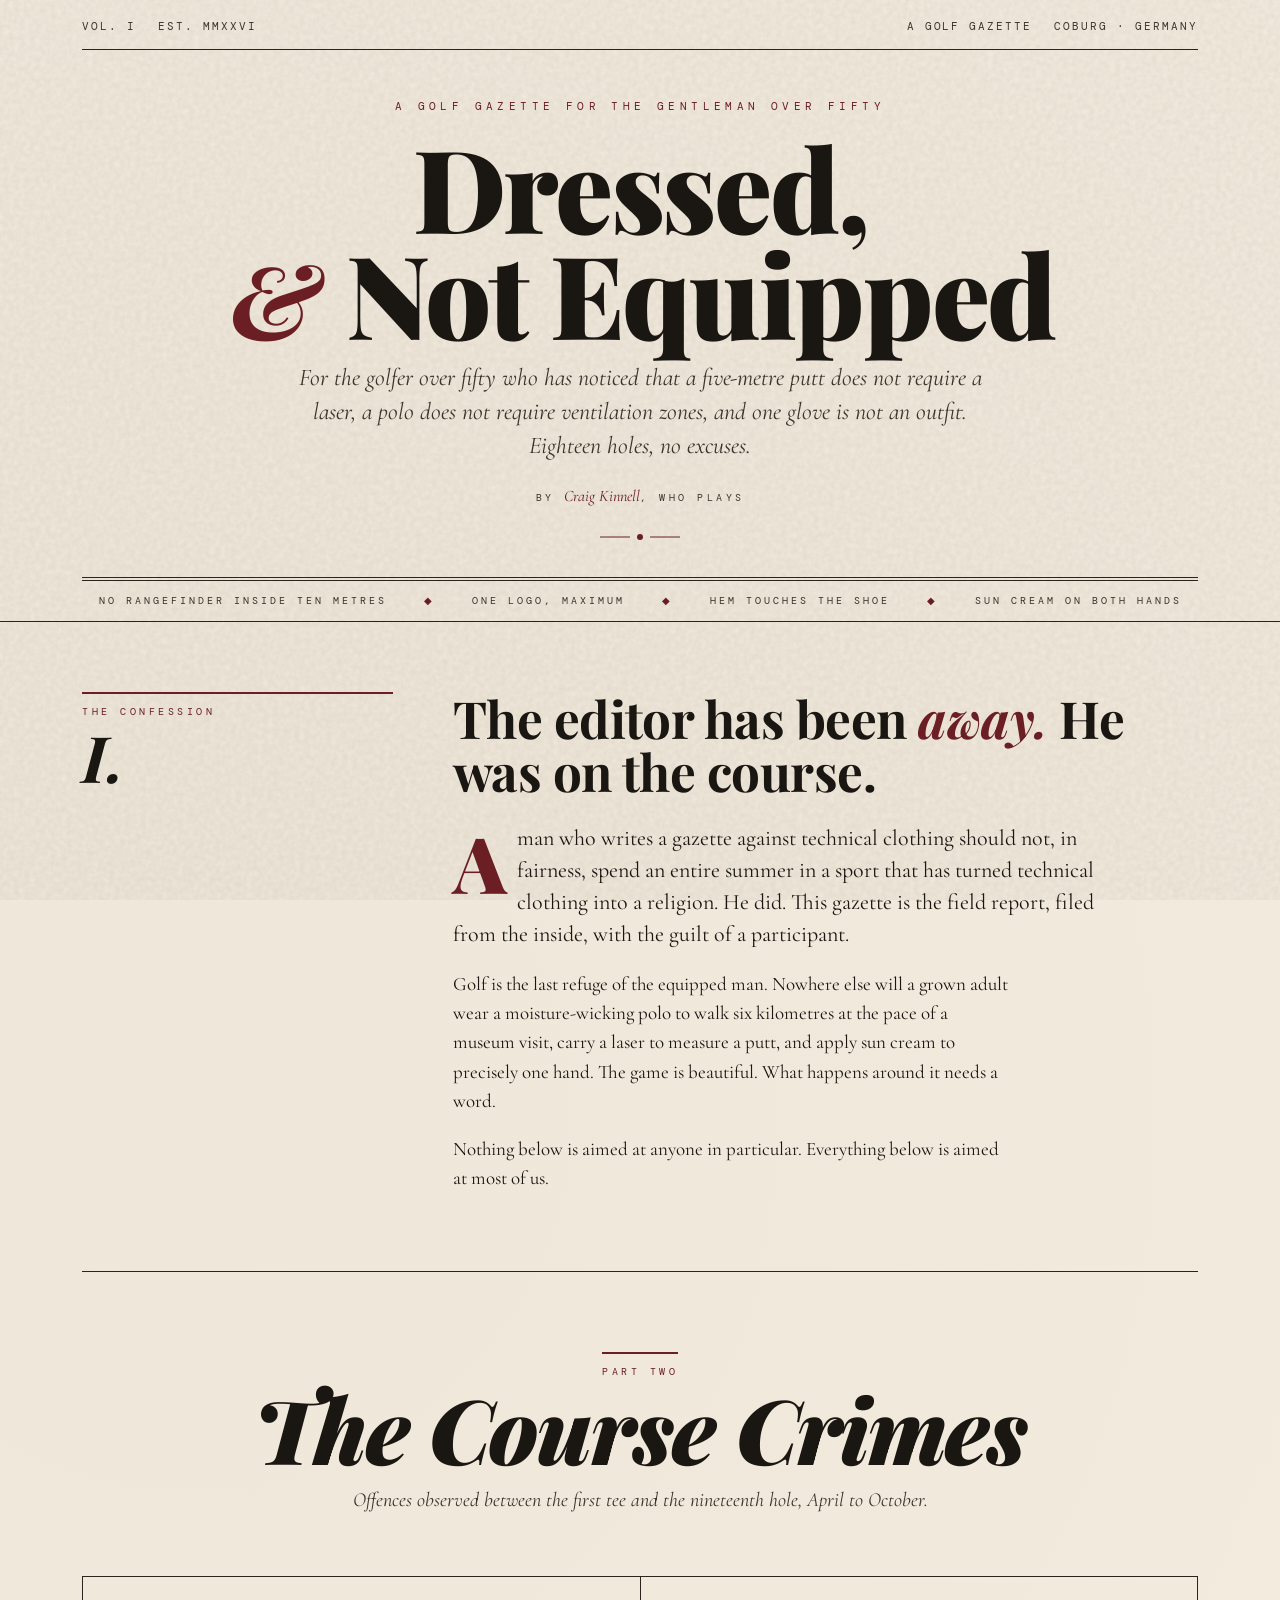
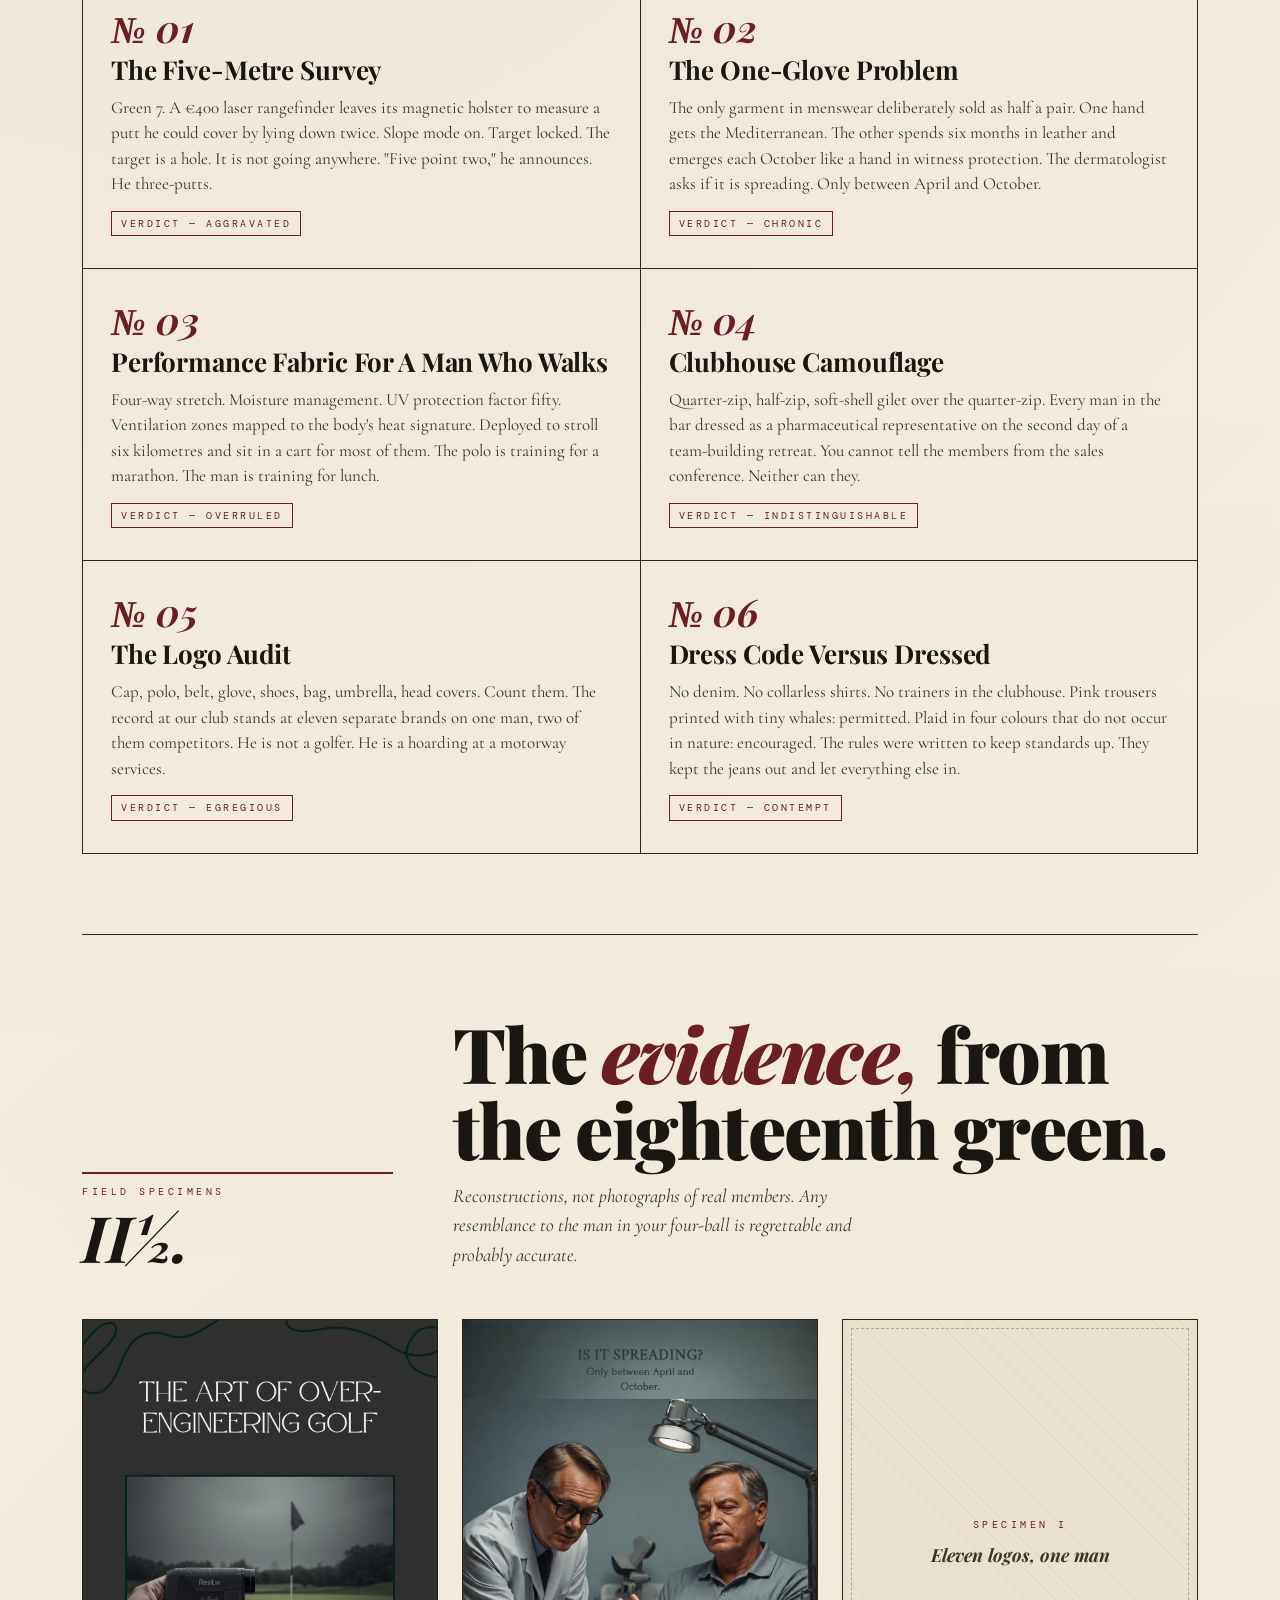
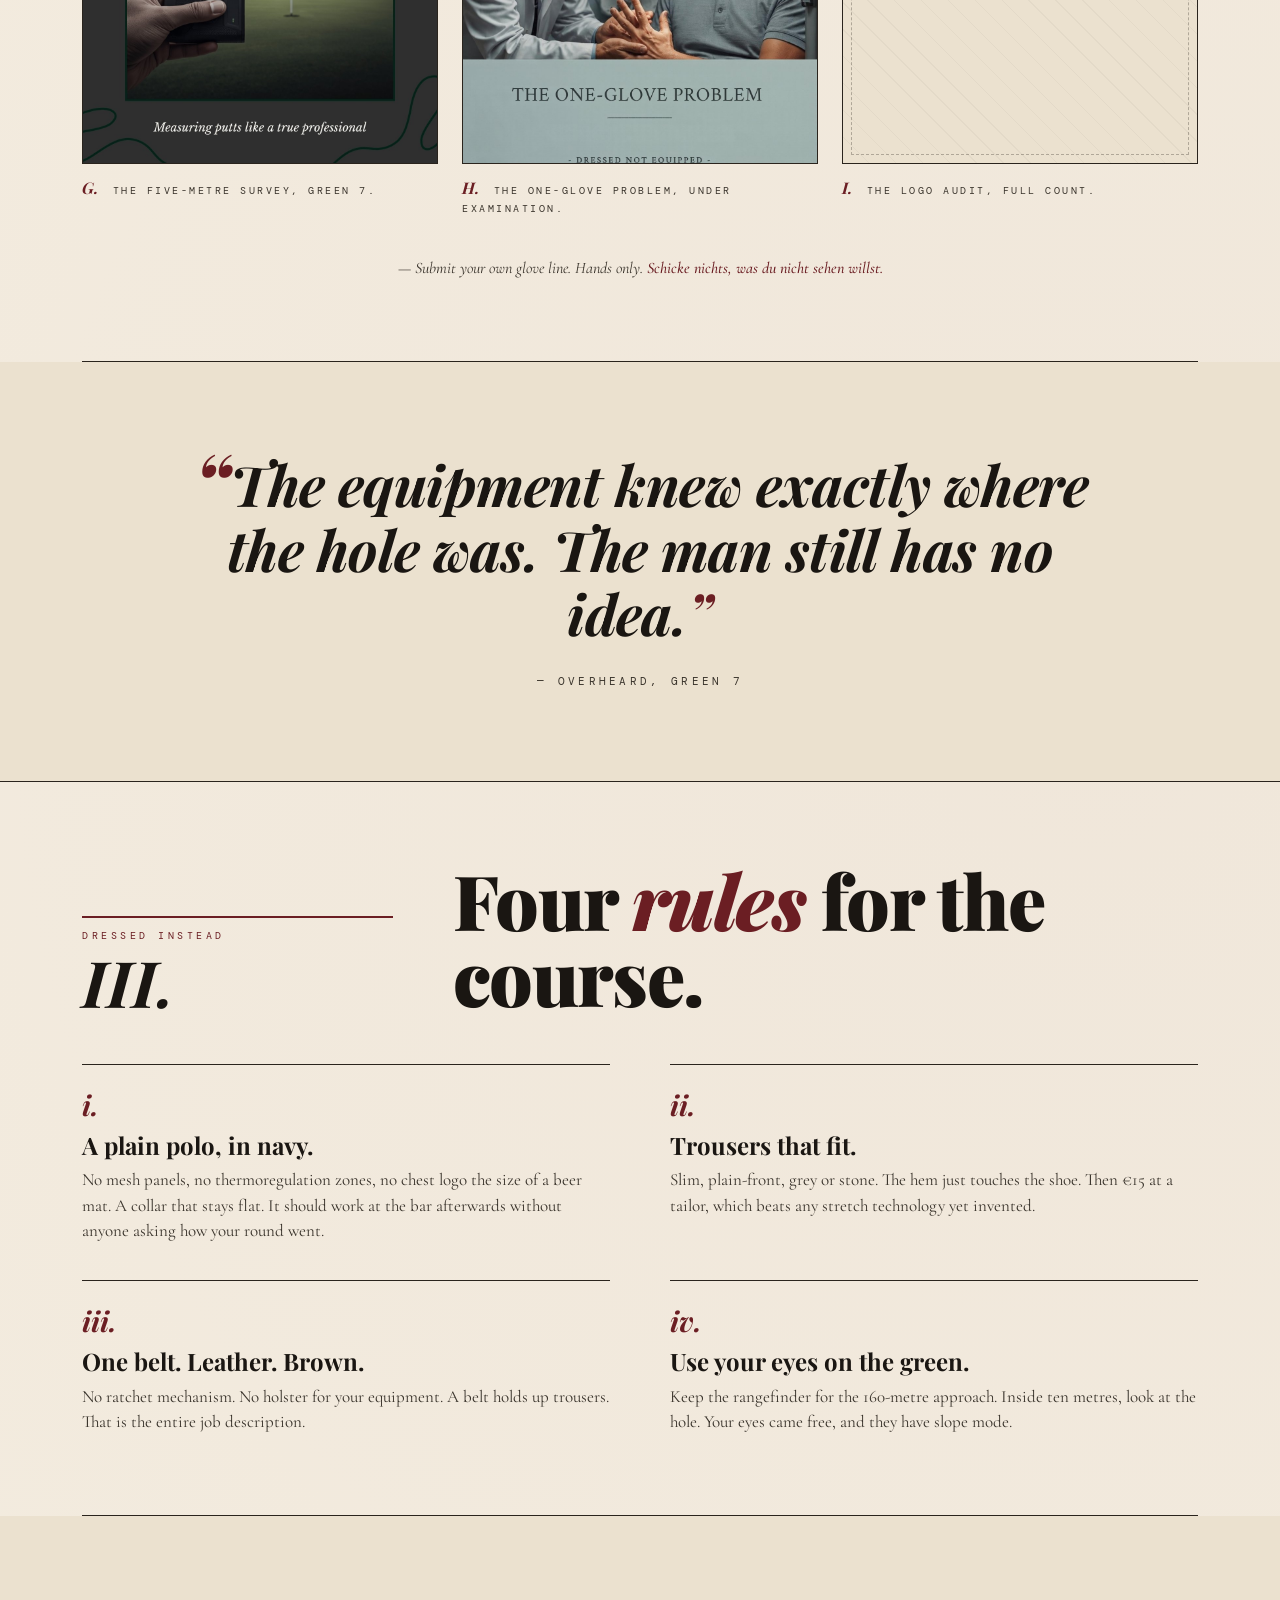
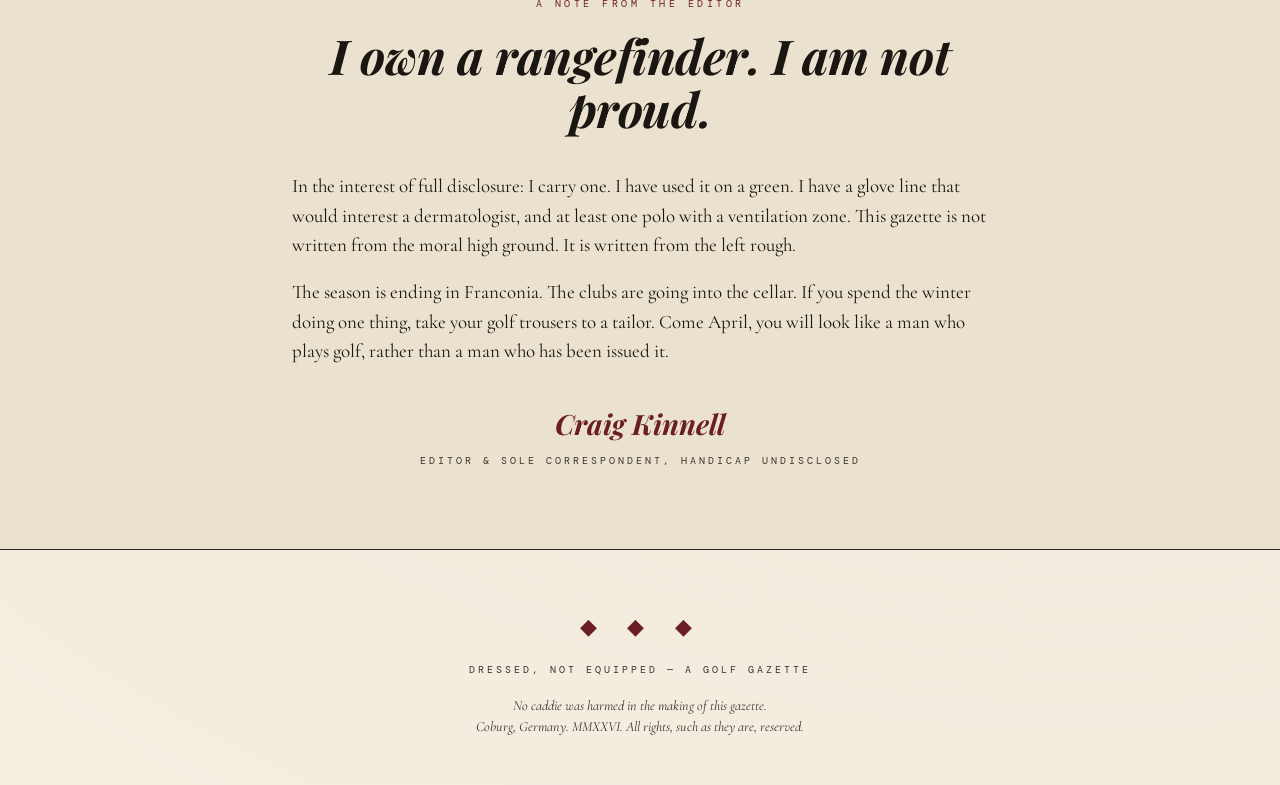
<file: index.html>
<!DOCTYPE html>
<html lang="en">
<head>
<meta charset="UTF-8" />
<meta name="viewport" content="width=device-width, initial-scale=1.0" />
<title>Dressed, Not Equipped — A Golf Gazette by Craig Kinnell</title>
<meta name="description" content="A deadpan golf gazette for the gentleman over fifty: rangefinders on the green, one-glove tan lines, logo audits and how to dress instead. Written from Coburg, Germany." />
<link rel="stylesheet" href="fonts.css">
<style>
  :root {
    --paper: #f4ede0;
    --paper-deep: #ebe1cf;
    --ink: #1a1612;
    --ink-soft: #3a342c;
    --rule: #2a241d;
    --oxblood: #6b1e23;
    --serif: 'Cormorant Garamond', 'EB Garamond', Georgia, serif;
    --display: 'Playfair Display', 'Bodoni 72', 'Didot', serif;
    --mono: 'DM Mono', 'Courier New', monospace;
  }
  * { box-sizing: border-box; margin: 0; padding: 0; }
  html { scroll-behavior: smooth; }
  body {
    background: var(--paper);
    background-image:
      radial-gradient(circle at 15% 20%, rgba(106, 78, 40, 0.04) 0%, transparent 40%),
      radial-gradient(circle at 85% 70%, rgba(107, 30, 35, 0.03) 0%, transparent 50%);
    color: var(--ink);
    font-family: var(--serif);
    font-size: 19px;
    line-height: 1.55;
    overflow-x: hidden;
    position: relative;
  }
  body::before {
    content: '';
    position: fixed;
    inset: 0;
    pointer-events: none;
    z-index: 1;
    background-image: url("data:image/svg+xml,%3Csvg viewBox='0 0 200 200' xmlns='http://www.w3.org/2000/svg'%3E%3Cfilter id='n'%3E%3CfeTurbulence type='fractalNoise' baseFrequency='0.85' numOctaves='2' stitchTiles='stitch'/%3E%3CfeColorMatrix values='0 0 0 0 0.1 0 0 0 0 0.08 0 0 0 0 0.05 0 0 0 0.18 0'/%3E%3C/filter%3E%3Crect width='100%25' height='100%25' filter='url(%23n)'/%3E%3C/svg%3E");
    opacity: 0.5;
    mix-blend-mode: multiply;
  }
  .container { max-width: 1180px; margin: 0 auto; padding: 0 32px; position: relative; z-index: 2; }
  .masthead {
    border-bottom: 1px solid var(--rule);
    padding: 18px 0 14px;
    display: flex;
    justify-content: space-between;
    align-items: baseline;
    font-family: var(--mono);
    font-size: 11px;
    text-transform: uppercase;
    letter-spacing: 0.18em;
    color: var(--ink-soft);
  }
  .masthead .left, .masthead .right { display: flex; gap: 22px; }
  .hero { padding: 48px 0 32px; border-bottom: 4px double var(--rule); text-align: center; }
  .hero .kicker {
    font-family: var(--mono); font-size: 11px; letter-spacing: 0.4em;
    text-transform: uppercase; color: var(--oxblood); margin-bottom: 18px;
  }
  .hero h1 {
    font-family: var(--display); font-weight: 900;
    font-size: clamp(48px, 9vw, 124px);
    line-height: 0.92; letter-spacing: -0.02em;
  }
  .hero h1 .amp { font-style: italic; font-weight: 700; color: var(--oxblood); font-size: 0.9em; padding: 0 0.05em; }
  .hero .deck {
    font-family: var(--serif); font-style: italic;
    font-size: clamp(18px, 2vw, 24px); color: var(--ink-soft);
    max-width: 720px; margin: 16px auto 0; line-height: 1.4;
  }
  .hero .byline {
    font-family: var(--mono); font-size: 10px; letter-spacing: 0.35em;
    text-transform: uppercase; color: var(--ink-soft); margin-top: 22px;
  }
  .hero .byline em {
    font-family: var(--serif); font-style: italic; text-transform: none;
    letter-spacing: 0; font-size: 16px; color: var(--oxblood);
  }
  .hero .ornament { margin: 20px auto 0; display: block; width: 80px; color: var(--oxblood); }
  .strip {
    border-bottom: 1px solid var(--rule); padding: 12px 0;
    font-family: var(--mono); font-size: 10px; letter-spacing: 0.3em;
    text-transform: uppercase; text-align: center; color: var(--ink-soft);
  }
  .strip span { margin: 0 14px; }
  .strip .dot { color: var(--oxblood); }
  .section-label {
    font-family: var(--mono); font-size: 10px; letter-spacing: 0.35em;
    text-transform: uppercase; color: var(--oxblood);
    border-top: 2px solid var(--oxblood); padding-top: 10px; display: block;
  }
  .section-label .num {
    display: block; font-family: var(--display); font-style: italic;
    font-size: 64px; color: var(--ink); letter-spacing: 0; margin-top: 6px; line-height: 1;
  }
  .manifesto { padding: 70px 0 60px; border-bottom: 1px solid var(--rule); }
  .manifesto-grid { display: grid; grid-template-columns: 1fr 2.4fr; gap: 60px; align-items: start; }
  .manifesto h2 {
    font-family: var(--display); font-weight: 700;
    font-size: clamp(32px, 4vw, 52px); line-height: 1.05;
    letter-spacing: -0.01em; margin-bottom: 24px;
  }
  .manifesto h2 em { font-style: italic; color: var(--oxblood); }
  .manifesto p { margin-bottom: 18px; max-width: 62ch; }
  .manifesto p.lede { font-size: 22px; line-height: 1.45; }
  .manifesto p.lede::first-letter {
    font-family: var(--display); font-weight: 900; font-size: 78px;
    float: left; line-height: 0.85; padding: 6px 10px 0 0; color: var(--oxblood);
  }
  .crimes { padding: 80px 0; border-bottom: 1px solid var(--rule); }
  .crimes-header { text-align: center; margin-bottom: 60px; }
  .crimes-header h2 {
    font-family: var(--display); font-weight: 900; font-style: italic;
    font-size: clamp(48px, 7vw, 92px); line-height: 1; letter-spacing: -0.02em;
  }
  .crimes-header .sub {
    font-family: var(--serif); font-style: italic;
    color: var(--ink-soft); font-size: 20px; margin-top: 12px;
  }
  .crimes-list {
    display: grid; grid-template-columns: 1fr 1fr;
    border-top: 1px solid var(--rule); border-left: 1px solid var(--rule);
  }
  .crime {
    padding: 32px 28px;
    border-right: 1px solid var(--rule); border-bottom: 1px solid var(--rule);
    transition: background 0.4s ease;
  }
  .crime:hover { background: var(--paper-deep); }
  .crime .num {
    font-family: var(--display); font-style: italic; font-weight: 700;
    font-size: 38px; color: var(--oxblood); line-height: 1; margin-bottom: 8px;
  }
  .crime h3 {
    font-family: var(--display); font-weight: 700;
    font-size: 26px; line-height: 1.15; margin-bottom: 10px; letter-spacing: -0.005em;
  }
  .crime p { font-size: 17px; line-height: 1.5; color: var(--ink-soft); }
  .crime .verdict {
    display: inline-block; margin-top: 14px;
    font-family: var(--mono); font-size: 10px; letter-spacing: 0.25em;
    text-transform: uppercase; color: var(--oxblood);
    border: 1px solid var(--oxblood); padding: 4px 9px;
  }
  .pullquote {
    padding: 90px 0; text-align: center;
    border-bottom: 1px solid var(--rule); background: var(--paper-deep);
  }

  /* ─── FIELD SPECIMENS ─────────────────────────────── */
  .specimens { padding: 80px 0; border-bottom: 1px solid var(--rule); }
  .specimens-header {
    display: grid; grid-template-columns: 1fr 2.4fr;
    gap: 60px; margin-bottom: 50px; align-items: end;
  }
  .specimens-header h2 {
    font-family: var(--display); font-weight: 900;
    font-size: clamp(40px, 6vw, 76px); line-height: 1; letter-spacing: -0.02em;
    margin-bottom: 14px;
  }
  .specimens-header h2 em { font-style: italic; color: var(--oxblood); }
  .specimens-header p {
    font-style: italic; color: var(--ink-soft); max-width: 56ch;
  }
  .specimens-grid {
    display: grid; grid-template-columns: repeat(3, 1fr); gap: 28px 24px;
  }
  .specimen { display: block; }
  .specimen-frame {
    position: relative; aspect-ratio: 4 / 5;
    background: var(--paper-deep);
    border: 1px solid var(--rule);
    overflow: hidden;
    transition: transform 0.5s cubic-bezier(0.2, 0.8, 0.2, 1), box-shadow 0.5s;
  }
  .specimen-frame::before {
    content: '';
    position: absolute; inset: 8px;
    border: 1px dashed rgba(42, 36, 29, 0.3);
    pointer-events: none;
  }
  .specimen-frame:hover {
    transform: translateY(-4px);
    box-shadow: 0 16px 40px -20px rgba(26, 22, 18, 0.4);
  }
  .specimen-placeholder {
    position: absolute; inset: 0;
    display: flex; flex-direction: column;
    align-items: center; justify-content: center;
    text-align: center; padding: 28px;
    background:
      repeating-linear-gradient(
        45deg,
        transparent 0,
        transparent 18px,
        rgba(42, 36, 29, 0.04) 18px,
        rgba(42, 36, 29, 0.04) 19px
      );
  }
  .ph-label {
    font-family: var(--mono); font-size: 10px; letter-spacing: 0.35em;
    text-transform: uppercase; color: var(--oxblood);
    margin-bottom: 12px;
  }
  .ph-detail {
    font-family: var(--display); font-style: italic; font-weight: 700;
    font-size: 18px; line-height: 1.25; color: var(--ink-soft);
  }
  .specimen figcaption {
    font-family: var(--mono); font-size: 10px;
    letter-spacing: 0.25em; text-transform: uppercase;
    color: var(--ink-soft); margin-top: 12px;
  }
  .specimen .caption-num {
    font-family: var(--display); font-style: italic;
    font-weight: 700; font-size: 16px; color: var(--oxblood);
    text-transform: none; letter-spacing: 0; margin-right: 6px;
  }
  .specimens-note {
    margin-top: 40px; text-align: center;
    font-family: var(--serif); font-style: italic;
    font-size: 16px; color: var(--ink-soft);
  }
  .specimens-note em { color: var(--oxblood); font-weight: 500; }

  /* ─── DISCLOSURE BLOCK ────────────────────────────── */
  .disclosure {
    margin: 40px auto 0; max-width: 780px;
    border-top: 1px solid var(--rule);
    border-bottom: 1px solid var(--rule);
    padding: 22px 28px;
    font-family: var(--serif); font-size: 15px;
    line-height: 1.5; color: var(--ink-soft);
    text-align: center;
  }
  .disclosure .tag {
    display: inline-block; margin-bottom: 8px;
    font-family: var(--mono); font-size: 10px;
    letter-spacing: 0.35em; text-transform: uppercase;
    color: var(--oxblood);
  }
  .disclosure em { font-style: italic; color: var(--ink); }
  .pullquote blockquote {
    font-family: var(--display); font-style: italic; font-weight: 700;
    font-size: clamp(28px, 4.5vw, 56px); line-height: 1.15;
    max-width: 920px; margin: 0 auto; letter-spacing: -0.01em;
  }
  .pullquote blockquote::before {
    content: '“'; font-size: 1.5em; color: var(--oxblood);
    line-height: 0; vertical-align: -0.1em;
  }
  .pullquote blockquote::after { content: '”'; color: var(--oxblood); }
  .pullquote cite {
    display: block; margin-top: 28px;
    font-family: var(--mono); font-size: 11px; letter-spacing: 0.3em;
    text-transform: uppercase; font-style: normal; color: var(--ink-soft);
  }
  .principles { padding: 80px 0; border-bottom: 1px solid var(--rule); }
  .principles-header {
    display: grid; grid-template-columns: 1fr 2.4fr;
    gap: 60px; margin-bottom: 50px; align-items: end;
  }
  .principles-header h2 {
    font-family: var(--display); font-weight: 900;
    font-size: clamp(40px, 6vw, 76px); line-height: 1; letter-spacing: -0.02em;
  }
  .principles-header h2 em { font-style: italic; color: var(--oxblood); }
  .principles-grid { display: grid; grid-template-columns: repeat(2, 1fr); gap: 36px 60px; }
  .principle { border-top: 1px solid var(--rule); padding-top: 18px; }
  .principle .num {
    font-family: var(--display); font-style: italic; font-weight: 700;
    font-size: 28px; color: var(--oxblood); margin-bottom: 6px;
  }
  .principle h3 {
    font-family: var(--display); font-weight: 700;
    font-size: 24px; margin-bottom: 8px; line-height: 1.15;
  }
  .principle p { font-size: 17px; line-height: 1.5; color: var(--ink-soft); }
  .remedies { padding: 80px 0 60px; border-bottom: 1px solid var(--rule); }
  .remedies-header {
    display: grid; grid-template-columns: 1fr 2.4fr;
    gap: 60px; margin-bottom: 50px; align-items: end;
  }
  .remedies-header h2 {
    font-family: var(--display); font-weight: 900;
    font-size: clamp(40px, 6vw, 76px); line-height: 1; letter-spacing: -0.02em;
  }
  .remedies-header h2 em { font-style: italic; color: var(--oxblood); }
  .remedies-header p { font-style: italic; color: var(--ink-soft); max-width: 56ch; }
  .category { margin-bottom: 50px; }
  .category-title {
    font-family: var(--mono); font-size: 11px; letter-spacing: 0.35em;
    text-transform: uppercase; color: var(--ink);
    border-bottom: 1px solid var(--rule); padding-bottom: 10px; margin-bottom: 22px;
    display: flex; justify-content: space-between; align-items: baseline;
  }
  .category-title .index {
    color: var(--oxblood); font-style: italic; font-family: var(--display);
    text-transform: none; letter-spacing: 0; font-size: 22px;
  }
  .links { display: grid; grid-template-columns: repeat(auto-fill, minmax(280px, 1fr)); }
  .link {
    display: block; padding: 18px 4px;
    border-bottom: 1px solid rgba(42, 36, 29, 0.2);
    text-decoration: none; color: var(--ink);
    transition: padding-left 0.35s cubic-bezier(0.2, 0.8, 0.2, 1), background 0.3s;
    position: relative;
  }
  .link:hover {
    padding-left: 16px;
    background: linear-gradient(90deg, rgba(107,30,35,0.05), transparent 60%);
  }
  .link::before {
    content: '→'; position: absolute; left: -12px; top: 28px;
    color: var(--oxblood); opacity: 0;
    transition: opacity 0.3s, left 0.3s; font-size: 18px;
  }
  .link:hover::before { opacity: 1; left: 0; }
  .link .name {
    font-family: var(--display); font-size: 22px; font-weight: 700;
    line-height: 1.1; display: block; margin-bottom: 4px;
  }
  .link .note { font-family: var(--serif); font-style: italic; font-size: 15px; color: var(--ink-soft); }
  .link .origin {
    font-family: var(--mono); font-size: 9px; letter-spacing: 0.25em;
    text-transform: uppercase; color: var(--oxblood);
    margin-top: 6px; display: block;
  }
  .editors-note {
    padding: 80px 0; border-bottom: 1px solid var(--rule);
    background: var(--paper-deep);
  }
  .editors-note .container { max-width: 760px; }
  .editors-note .label {
    font-family: var(--mono); font-size: 10px; letter-spacing: 0.35em;
    text-transform: uppercase; color: var(--oxblood);
    text-align: center; margin-bottom: 18px;
  }
  .editors-note h2 {
    font-family: var(--display); font-weight: 700; font-style: italic;
    font-size: clamp(32px, 4vw, 48px); line-height: 1.1;
    text-align: center; margin-bottom: 36px; letter-spacing: -0.01em;
  }
  .editors-note p { margin-bottom: 18px; }
  .editors-note .signature { margin-top: 36px; text-align: center; }
  .editors-note .signature .name {
    font-family: var(--display); font-style: italic; font-weight: 700;
    font-size: 28px; color: var(--oxblood);
  }
  .editors-note .signature .role {
    display: block; font-family: var(--mono);
    font-size: 10px; letter-spacing: 0.3em;
    text-transform: uppercase; color: var(--ink-soft); margin-top: 8px;
  }
  footer {
    padding: 60px 0 40px; text-align: center;
    font-family: var(--mono); font-size: 10px; letter-spacing: 0.3em;
    text-transform: uppercase; color: var(--ink-soft);
  }
  footer .ornament {
    color: var(--oxblood); font-size: 22px;
    margin-bottom: 18px; letter-spacing: 0.4em;
  }
  footer p { margin-bottom: 8px; }
  footer .small {
    font-family: var(--serif); font-style: italic;
    text-transform: none; letter-spacing: 0;
    font-size: 14px; color: var(--ink-soft);
    margin-top: 18px; line-height: 1.5;
  }
  @media (max-width: 760px) {
    .container { padding: 0 22px; }
    .masthead { font-size: 9px; flex-direction: column; gap: 6px; align-items: center; }
    .masthead .left, .masthead .right { gap: 14px; }
    .manifesto-grid, .remedies-header, .principles-header, .specimens-header { grid-template-columns: 1fr; gap: 30px; }
    .crimes-list, .principles-grid { grid-template-columns: 1fr; }
    .specimens-grid { grid-template-columns: 1fr 1fr; gap: 18px; }
    .strip span { display: inline-block; margin: 2px 8px; }
  }
  @keyframes rise {
    from { opacity: 0; transform: translateY(18px); }
    to   { opacity: 1; transform: translateY(0); }
  }
  .hero, .manifesto, .crime, .specimens, .pullquote, .principles, .remedies, .editors-note {
    animation: rise 0.9s cubic-bezier(0.2, 0.8, 0.2, 1) both;
  }
  .crime:nth-child(1) { animation-delay: 0.05s; }
  .crime:nth-child(2) { animation-delay: 0.10s; }
  .crime:nth-child(3) { animation-delay: 0.15s; }
  .crime:nth-child(4) { animation-delay: 0.20s; }
  .crime:nth-child(5) { animation-delay: 0.25s; }
  .crime:nth-child(6) { animation-delay: 0.30s; }

  /* ─── GOLF ADDITIONS ───────────────────── */
  .specimen-frame img {
    position: absolute; inset: 0; width: 100%; height: 100%;
    object-fit: cover; display: block; z-index: 1;
  }
  a.back { color: inherit; text-decoration: none; border-bottom: 1px solid currentColor; }
  a.back:hover { color: var(--oxblood); }

  /* ─── SECTION NAV (shared) ────────────────────────── */
  .sitenav {
    display: flex; justify-content: center; flex-wrap: wrap; gap: 8px 40px;
    padding: 14px 0; border-bottom: 1px solid var(--rule);
    font-family: var(--mono); font-size: 11px; letter-spacing: 0.3em; text-transform: uppercase;
  }
  .sitenav a { color: var(--ink-soft); text-decoration: none; padding-bottom: 3px; border-bottom: 1px solid transparent; }
  .sitenav a:hover, .sitenav a:focus-visible { color: var(--oxblood); border-color: currentColor; }
  .sitenav a[aria-current="page"] { color: var(--oxblood); border-color: var(--oxblood); }
</style>
</head>
<body>

<div class="container">
  <header class="masthead">
    <div class="left">
      <span>Vol. I</span>
      <span>Est. MMXXVI</span>
    </div>
    <div class="right">
      <span>A Golf Gazette</span>
      <span>Coburg · Germany</span>
    </div>
  </header>

  <section class="hero">
    <div class="kicker">A Golf Gazette for the Gentleman over Fifty</div>
    <h1>Dressed,<br><span class="amp">&amp;</span> Not Equipped</h1>
    <p class="deck">For the golfer over fifty who has noticed that a five-metre putt does not require a laser, a polo does not require ventilation zones, and one glove is not an outfit. Eighteen holes, no excuses.</p>
    <div class="byline">By <em>Craig Kinnell</em>, who plays</div>
    <svg class="ornament" viewBox="0 0 80 16" fill="none" xmlns="http://www.w3.org/2000/svg">
      <path d="M0 8 H30" stroke="currentColor" stroke-width="1"/>
      <circle cx="40" cy="8" r="3" fill="currentColor"/>
      <path d="M50 8 H80" stroke="currentColor" stroke-width="1"/>
    </svg>
  </section>
</div>

<div class="strip">
  <span>No Rangefinder Inside Ten Metres</span>
  <span class="dot">◆</span>
  <span>One Logo, Maximum</span>
  <span class="dot">◆</span>
  <span>Hem Touches The Shoe</span>
  <span class="dot">◆</span>
  <span>Sun Cream On Both Hands</span>
</div>

<div class="container">

  <section class="manifesto">
    <div class="manifesto-grid">
      <div><span class="section-label">The Confession<span class="num">I.</span></span></div>
      <div>
        <h2>The editor has been <em>away.</em> He was on the course.</h2>
        <p class="lede">A man who writes a gazette against technical clothing should not, in fairness, spend an entire summer in a sport that has turned technical clothing into a religion. He did. This gazette is the field report, filed from the inside, with the guilt of a participant.</p>
        <p>Golf is the last refuge of the equipped man. Nowhere else will a grown adult wear a moisture-wicking polo to walk six kilometres at the pace of a museum visit, carry a laser to measure a putt, and apply sun cream to precisely one hand. The game is beautiful. What happens around it needs a word.</p>
        <p>Nothing below is aimed at anyone in particular. Everything below is aimed at most of us.</p>
      </div>
    </div>
  </section>

  <section class="crimes">
    <div class="crimes-header">
      <span class="section-label" style="display:inline-block;text-align:left;">Part Two</span>
      <h2>The <em>Course</em> Crimes</h2>
      <p class="sub">Offences observed between the first tee and the nineteenth hole, April to October.</p>
    </div>

    <div class="crimes-list">
      <article class="crime">
        <div class="num">№ 01</div>
        <h3>The Five-Metre Survey</h3>
        <p>Green 7. A €400 laser rangefinder leaves its magnetic holster to measure a putt he could cover by lying down twice. Slope mode on. Target locked. The target is a hole. It is not going anywhere. "Five point two," he announces. He three-putts.</p>
        <span class="verdict">Verdict — Aggravated</span>
      </article>
      <article class="crime">
        <div class="num">№ 02</div>
        <h3>The One-Glove Problem</h3>
        <p>The only garment in menswear deliberately sold as half a pair. One hand gets the Mediterranean. The other spends six months in leather and emerges each October like a hand in witness protection. The dermatologist asks if it is spreading. Only between April and October.</p>
        <span class="verdict">Verdict — Chronic</span>
      </article>
      <article class="crime">
        <div class="num">№ 03</div>
        <h3>Performance Fabric For A Man Who Walks</h3>
        <p>Four-way stretch. Moisture management. UV protection factor fifty. Ventilation zones mapped to the body's heat signature. Deployed to stroll six kilometres and sit in a cart for most of them. The polo is training for a marathon. The man is training for lunch.</p>
        <span class="verdict">Verdict — Overruled</span>
      </article>
      <article class="crime">
        <div class="num">№ 04</div>
        <h3>Clubhouse Camouflage</h3>
        <p>Quarter-zip, half-zip, soft-shell gilet over the quarter-zip. Every man in the bar dressed as a pharmaceutical representative on the second day of a team-building retreat. You cannot tell the members from the sales conference. Neither can they.</p>
        <span class="verdict">Verdict — Indistinguishable</span>
      </article>
      <article class="crime">
        <div class="num">№ 05</div>
        <h3>The Logo Audit</h3>
        <p>Cap, polo, belt, glove, shoes, bag, umbrella, head covers. Count them. The record at our club stands at eleven separate brands on one man, two of them competitors. He is not a golfer. He is a hoarding at a motorway services.</p>
        <span class="verdict">Verdict — Egregious</span>
      </article>
      <article class="crime">
        <div class="num">№ 06</div>
        <h3>Dress Code Versus Dressed</h3>
        <p>No denim. No collarless shirts. No trainers in the clubhouse. Pink trousers printed with tiny whales: permitted. Plaid in four colours that do not occur in nature: encouraged. The rules were written to keep standards up. They kept the jeans out and let everything else in.</p>
        <span class="verdict">Verdict — Contempt</span>
      </article>
    </div>
  </section>

  <section class="specimens">
    <div class="specimens-header">
      <div><span class="section-label">Field Specimens<span class="num">II½.</span></span></div>
      <div>
        <h2>The <em>evidence,</em> from the eighteenth green.</h2>
        <p>Reconstructions, not photographs of real members. Any resemblance to the man in your four-ball is regrettable and probably accurate.</p>
      </div>
    </div>
    <div class="specimens-grid">
      <figure class="specimen">
        <div class="specimen-frame">
          <div class="specimen-placeholder">
            <span class="ph-label">Specimen G</span>
            <span class="ph-detail">A laser, a flag, five metres</span>
          </div>
          <img src="images/five-metre-survey.jpg" alt="A golfer aiming a laser rangefinder at a flag only a few metres away" loading="lazy" onerror="this.remove()">
        </div>
        <figcaption><span class="caption-num">G.</span> The Five-Metre Survey, green 7.</figcaption>
      </figure>
      <figure class="specimen">
        <div class="specimen-frame">
          <div class="specimen-placeholder">
            <span class="ph-label">Specimen H</span>
            <span class="ph-detail">Is it spreading?</span>
          </div>
          <img src="images/one-glove-problem.jpg" alt="A dermatologist examining a golfer's pale gloved hand with a sharp tan line at the wrist" loading="lazy" onerror="this.remove()">
        </div>
        <figcaption><span class="caption-num">H.</span> The One-Glove Problem, under examination.</figcaption>
      </figure>
      <figure class="specimen">
        <div class="specimen-frame">
          <div class="specimen-placeholder">
            <span class="ph-label">Specimen I</span>
            <span class="ph-detail">Eleven logos, one man</span>
          </div>
        </div>
        <figcaption><span class="caption-num">I.</span> The Logo Audit, full count.</figcaption>
      </figure>
    </div>
    <p class="specimens-note">— Submit your own glove line. Hands only. <em>Schicke nichts, was du nicht sehen willst.</em></p>
  </section>

</div>

<section class="pullquote">
  <div class="container">
    <blockquote>The equipment knew exactly where the hole was. The man still has <em>no idea.</em></blockquote>
    <cite>— Overheard, Green 7</cite>
  </div>
</section>

<div class="container">

  <section class="principles">
    <div class="principles-header">
      <div><span class="section-label">Dressed Instead<span class="num">III.</span></span></div>
      <div><h2>Four <em>rules</em> for the course.</h2></div>
    </div>
    <div class="principles-grid">
      <div class="principle">
        <div class="num">i.</div>
        <h3>A plain polo, in navy.</h3>
        <p>No mesh panels, no thermoregulation zones, no chest logo the size of a beer mat. A collar that stays flat. It should work at the bar afterwards without anyone asking how your round went.</p>
      </div>
      <div class="principle">
        <div class="num">ii.</div>
        <h3>Trousers that fit.</h3>
        <p>Slim, plain-front, grey or stone. The hem just touches the shoe. Then €15 at a tailor, which beats any stretch technology yet invented.</p>
      </div>
      <div class="principle">
        <div class="num">iii.</div>
        <h3>One belt. Leather. Brown.</h3>
        <p>No ratchet mechanism. No holster for your equipment. A belt holds up trousers. That is the entire job description.</p>
      </div>
      <div class="principle">
        <div class="num">iv.</div>
        <h3>Use your eyes on the green.</h3>
        <p>Keep the rangefinder for the 160-metre approach. Inside ten metres, look at the hole. Your eyes came free, and they have slope mode.</p>
      </div>
    </div>
  </section>

  <!-- ═══ REMEDIES FOR THE COURSE ═══
       Add brand links here in the same format as the Remedies on index.html.
       If any become affiliate links: add rel="sponsored noopener", mark them
       with *, and remove the `hidden` attribute from the disclosure block below. -->

</div>

<section class="editors-note">
  <div class="container">
    <div class="label">A Note From The Editor</div>
    <h2>I own a rangefinder. I am not proud.</h2>
    <p>In the interest of full disclosure: I carry one. I have used it on a green. I have a glove line that would interest a dermatologist, and at least one polo with a ventilation zone. This gazette is not written from the moral high ground. It is written from the left rough.</p>
    <p>The season is ending in Franconia. The clubs are going into the cellar. If you spend the winter doing one thing, take your golf trousers to a tailor. Come April, you will look like a man who plays golf, rather than a man who has been issued it.</p>
    <div class="signature">
      <span class="name">Craig Kinnell</span>
      <span class="role">Editor &amp; Sole Correspondent, Handicap Undisclosed</span>
    </div>
  </div>
</section>

<div class="container">
  <aside class="disclosure" id="disclosure" hidden>
    <span class="tag">Werbung · Disclosure</span>
    <p>Some links on this page are <em>affiliate links / Provisionslinks</em>, marked with an asterisk. If you click through and buy, the gazette receives a small commission at no cost to you. This does not influence what is recommended.</p>
  </aside>
  <footer>
    <div class="ornament">◆ ◆ ◆</div>
    <p>Dressed, Not Equipped — A Golf Gazette</p>
    <p class="small">No caddie was harmed in the making of this gazette.<br>Coburg, Germany. MMXXVI. All rights, such as they are, reserved.</p>
  </footer>
</div>

</body>
</html>
</file>
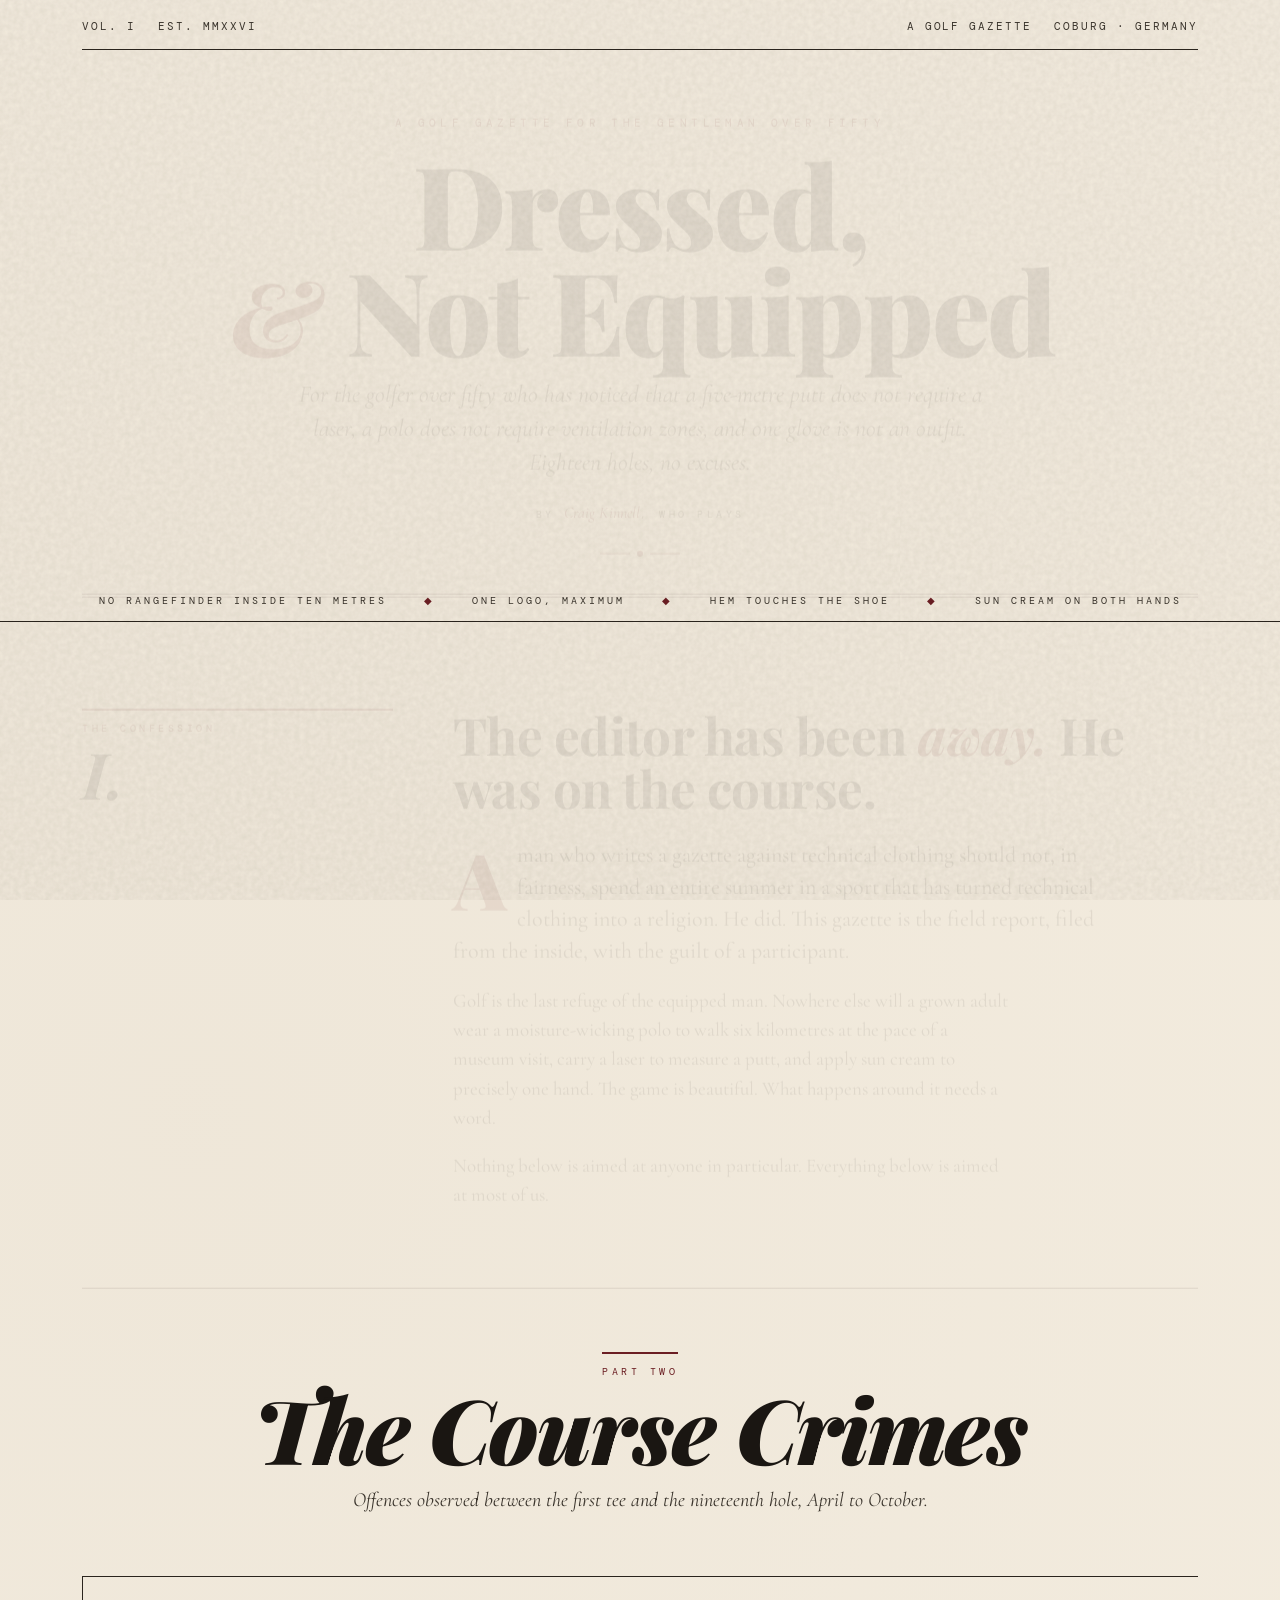
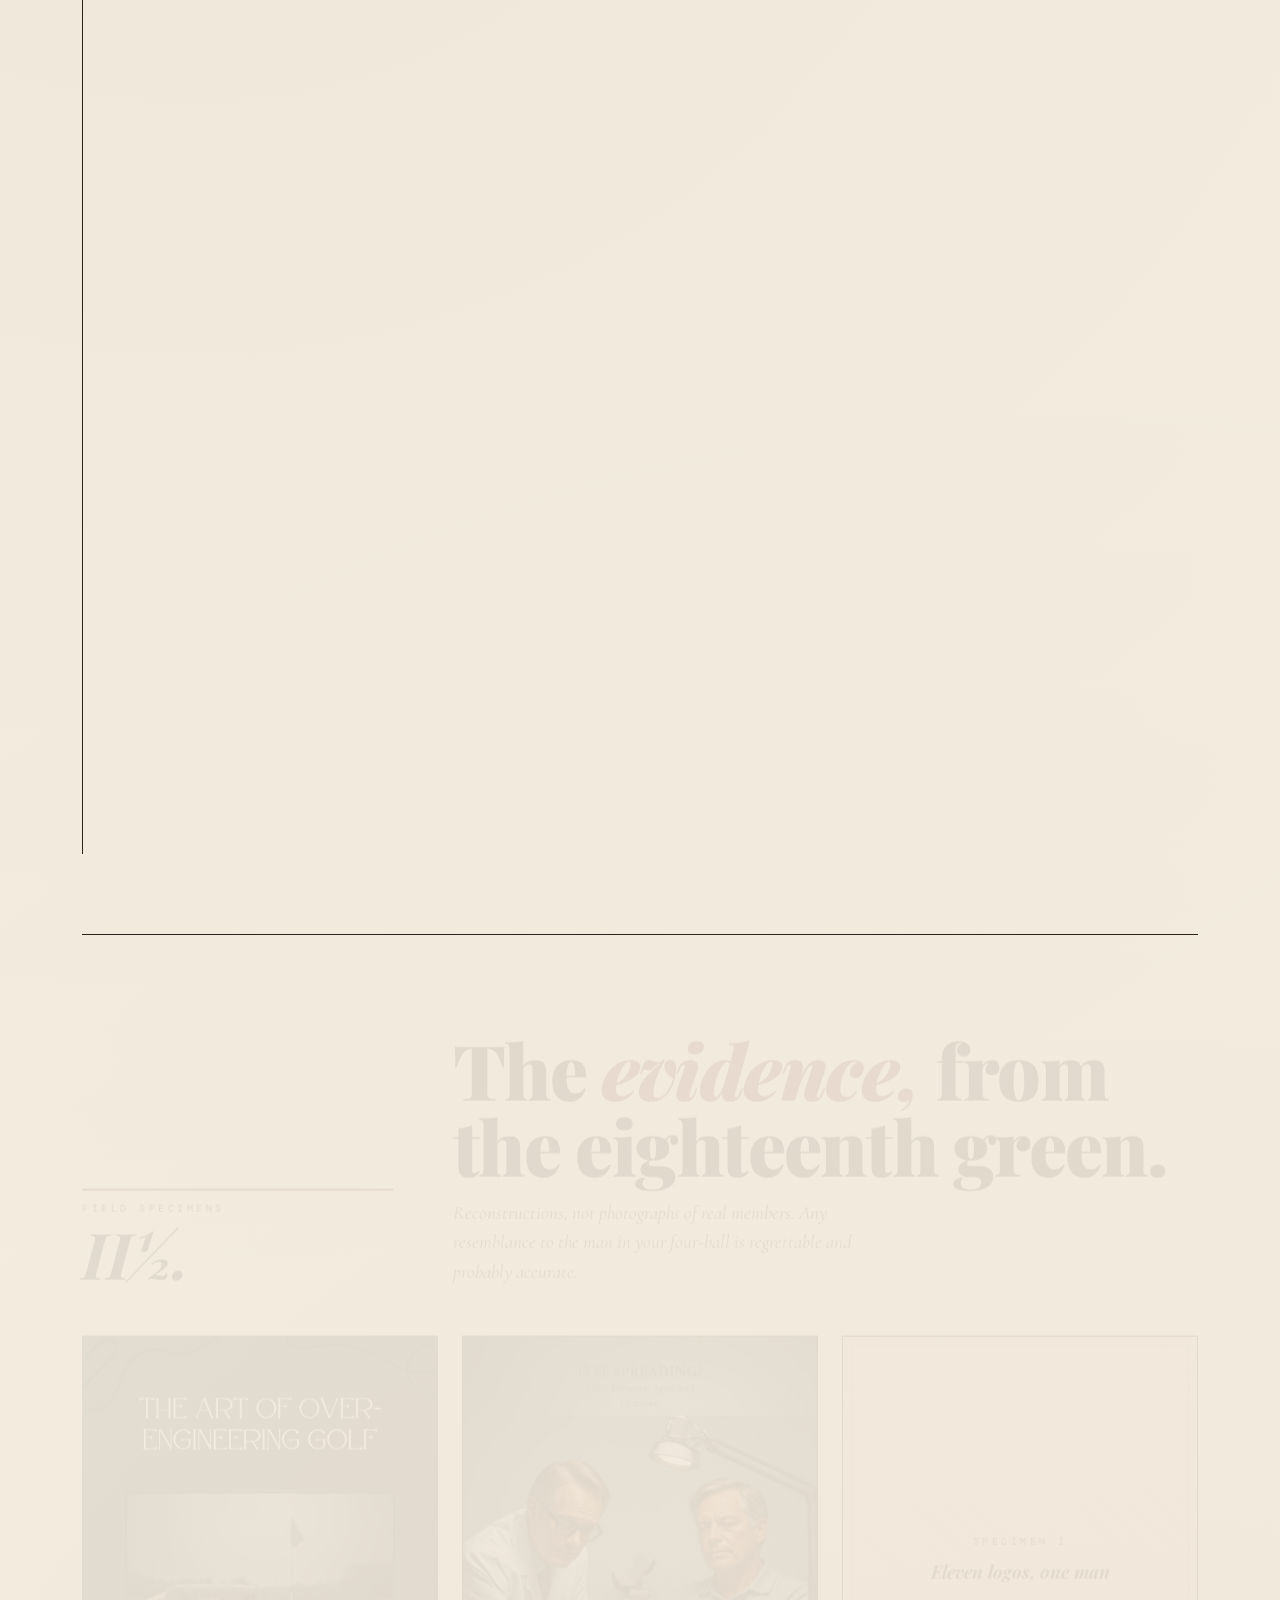
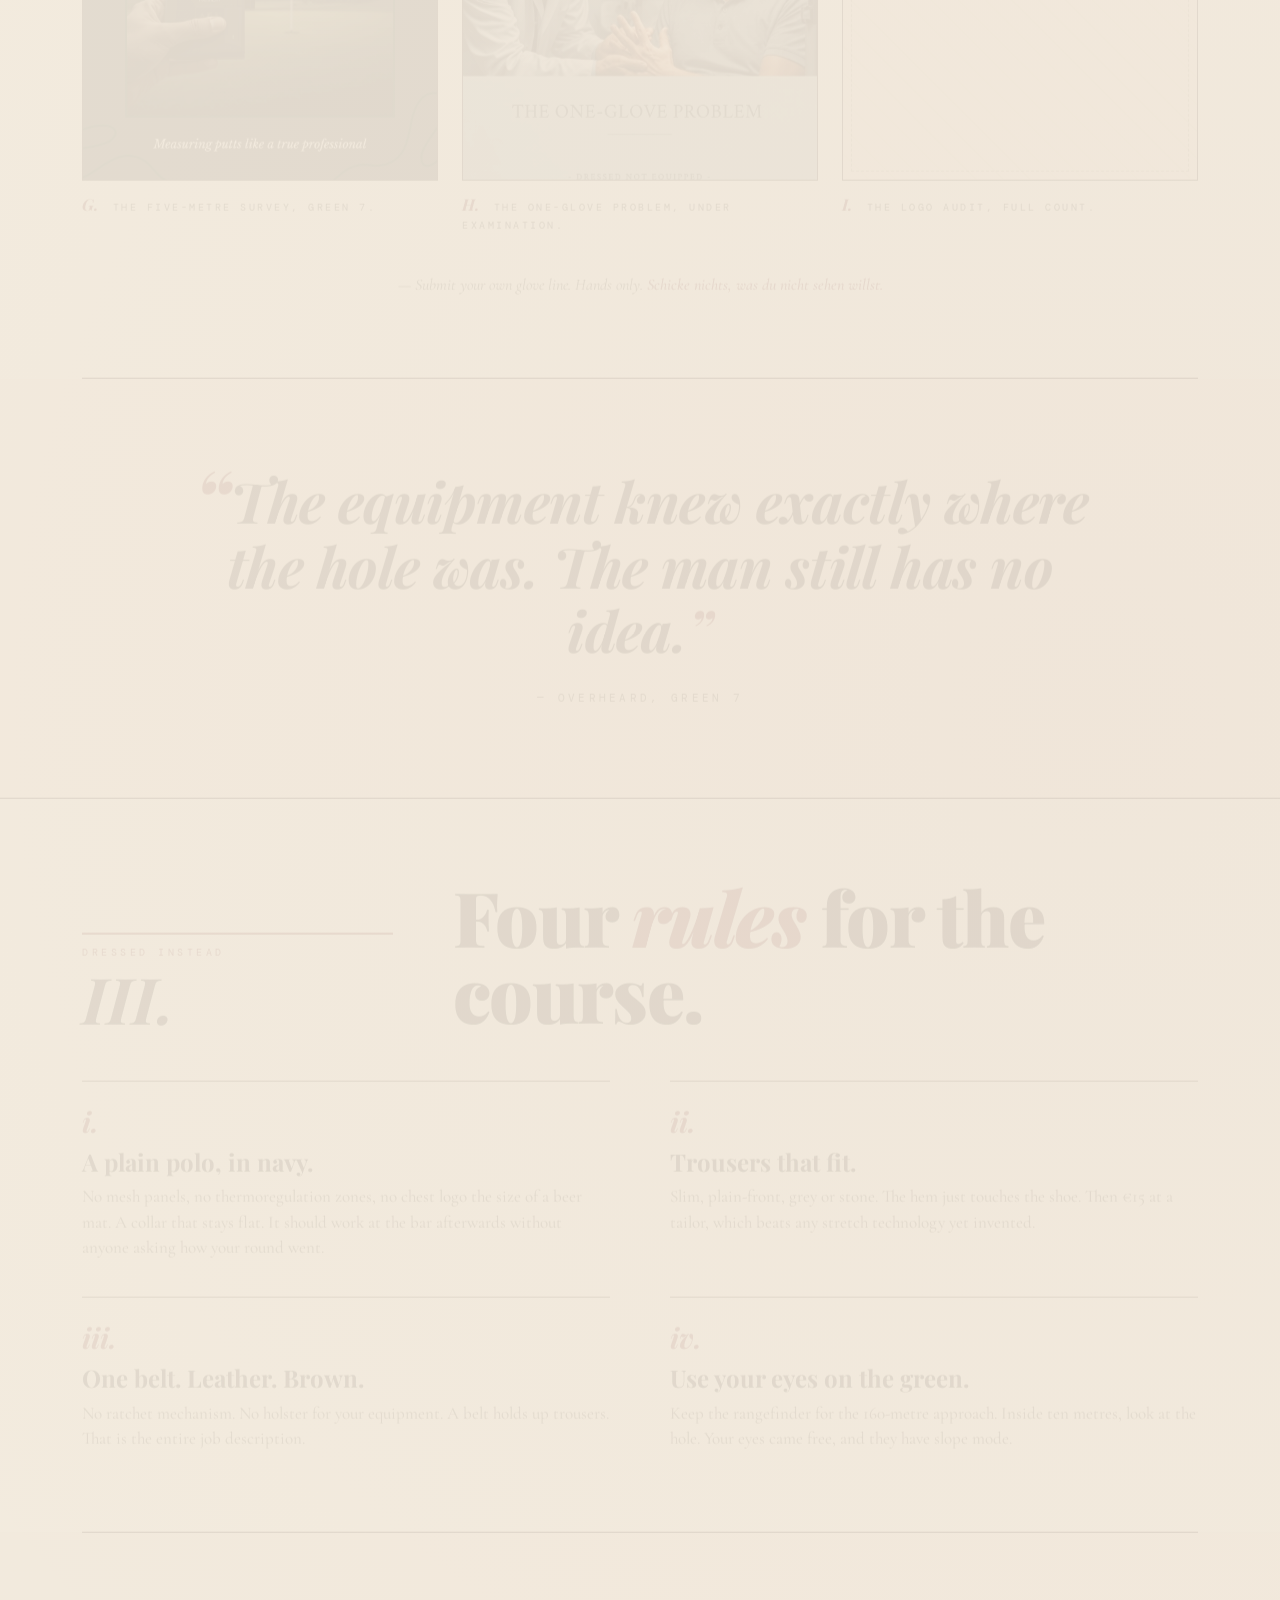
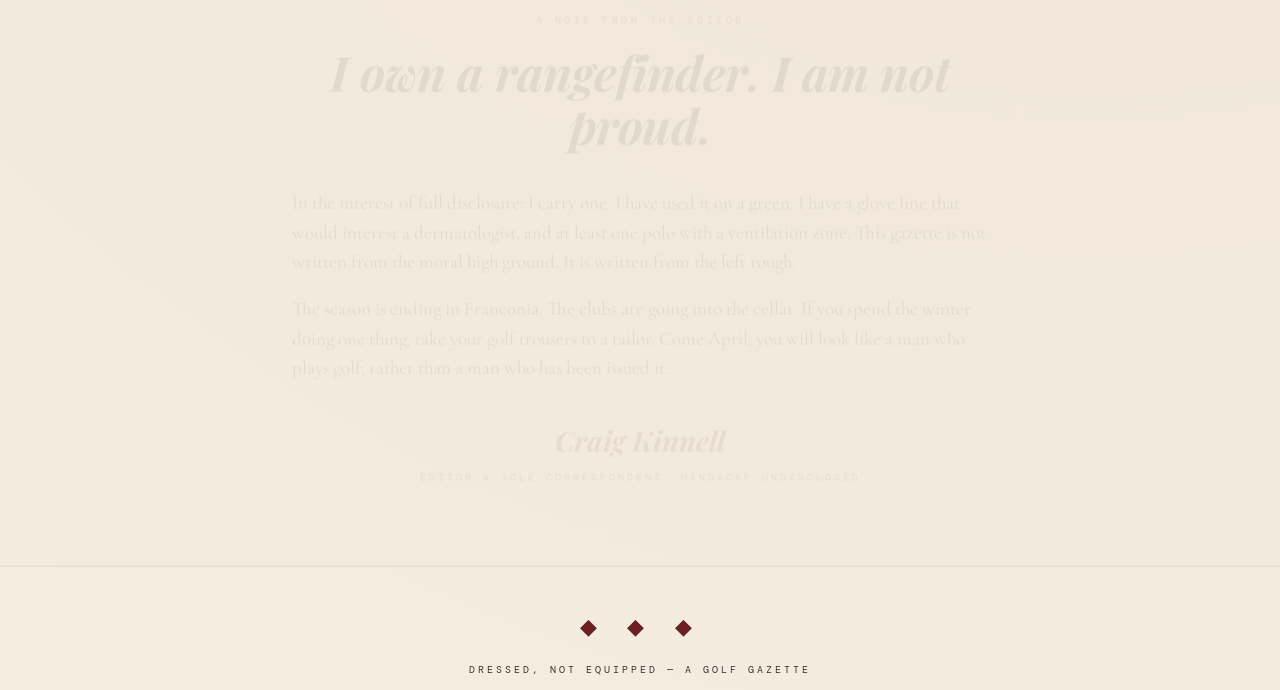
<file: golf.html>
<!DOCTYPE html>
<html lang="en"><head><meta charset="UTF-8"><title>Dressed, Not Equipped</title>
<meta http-equiv="refresh" content="0; url=./"><link rel="canonical" href="https://dressednotequipped.github.io/"></head>
<body><p><a href="./">Dressed, Not Equipped — A Golf Gazette</a></p></body></html>
</file>
<file: fonts.css>
@font-face{font-family:'Playfair Display';font-style:normal;font-weight:700;font-display:swap;src:url(fonts/playfair-display-latin-700-normal.woff2) format('woff2');}
@font-face{font-family:'Playfair Display';font-style:italic;font-weight:700;font-display:swap;src:url(fonts/playfair-display-latin-700-italic.woff2) format('woff2');}
@font-face{font-family:'Playfair Display';font-style:normal;font-weight:900;font-display:swap;src:url(fonts/playfair-display-latin-900-normal.woff2) format('woff2');}
@font-face{font-family:'Playfair Display';font-style:italic;font-weight:900;font-display:swap;src:url(fonts/playfair-display-latin-900-italic.woff2) format('woff2');}
@font-face{font-family:'Cormorant Garamond';font-style:normal;font-weight:400;font-display:swap;src:url(fonts/cormorant-garamond-latin-400-normal.woff2) format('woff2');}
@font-face{font-family:'Cormorant Garamond';font-style:italic;font-weight:400;font-display:swap;src:url(fonts/cormorant-garamond-latin-400-italic.woff2) format('woff2');}
@font-face{font-family:'Cormorant Garamond';font-style:normal;font-weight:500;font-display:swap;src:url(fonts/cormorant-garamond-latin-500-normal.woff2) format('woff2');}
@font-face{font-family:'Cormorant Garamond';font-style:italic;font-weight:500;font-display:swap;src:url(fonts/cormorant-garamond-latin-500-italic.woff2) format('woff2');}
@font-face{font-family:'Cormorant Garamond';font-style:normal;font-weight:600;font-display:swap;src:url(fonts/cormorant-garamond-latin-600-normal.woff2) format('woff2');}
@font-face{font-family:'Cormorant Garamond';font-style:italic;font-weight:600;font-display:swap;src:url(fonts/cormorant-garamond-latin-600-italic.woff2) format('woff2');}
@font-face{font-family:'Cormorant Garamond';font-style:normal;font-weight:700;font-display:swap;src:url(fonts/cormorant-garamond-latin-700-normal.woff2) format('woff2');}
@font-face{font-family:'Cormorant Garamond';font-style:italic;font-weight:700;font-display:swap;src:url(fonts/cormorant-garamond-latin-700-italic.woff2) format('woff2');}
@font-face{font-family:'DM Mono';font-style:normal;font-weight:400;font-display:swap;src:url(fonts/dm-mono-latin-400-normal.woff2) format('woff2');}
@font-face{font-family:'DM Mono';font-style:italic;font-weight:400;font-display:swap;src:url(fonts/dm-mono-latin-400-italic.woff2) format('woff2');}
@font-face{font-family:'DM Mono';font-style:normal;font-weight:500;font-display:swap;src:url(fonts/dm-mono-latin-500-normal.woff2) format('woff2');}
@font-face{font-family:'DM Mono';font-style:italic;font-weight:500;font-display:swap;src:url(fonts/dm-mono-latin-500-italic.woff2) format('woff2');}
</file>
